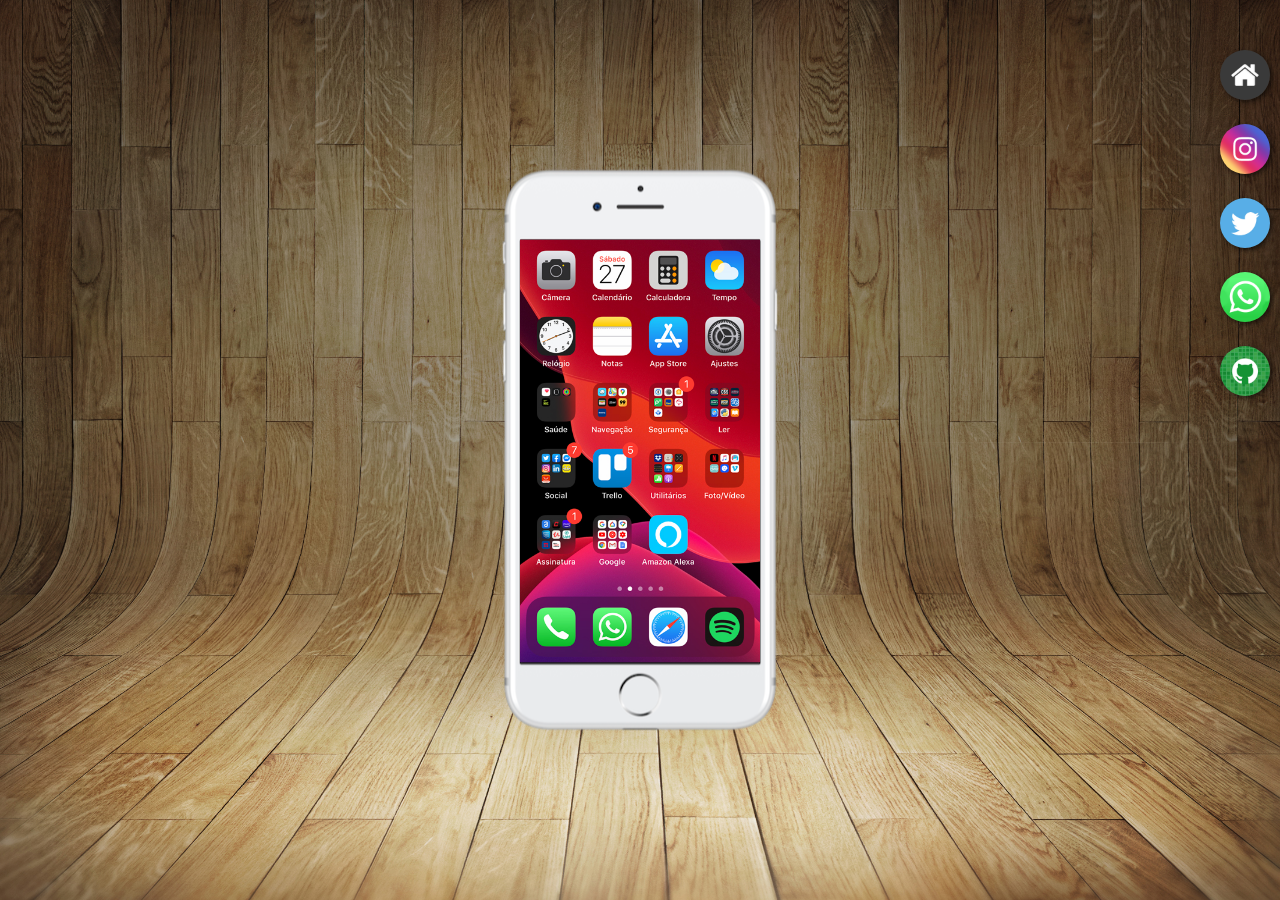
<file: index.html>
<!DOCTYPE html>
<html lang="pt-br">
<head>
    <meta charset="UTF-8">
    <meta http-equiv="X-UA-Compatible" content="IE=edge">
    <meta name="viewport" content="width=device-width, initial-scale=1.0">
    <link rel="shortcut icon" href="midia/favicon.ico" type="image/x-icon">
    <link rel="stylesheet" href="estilo/style.css">
    <title>Minhas redes sociais</title>
</head>
<body>
    <main>
        <section id="celular">
            <iframe src="home.html" frameborder="0" id="tela" name="tela"></iframe>
        </section>
        <section id="redes">
            <a href="home.html" target="tela"><img src="midia/logo-home.jpg" alt="Home" style="margin-top: 50px;"> <br></a>
            <a href="meuinstagram.html" target="tela"><img src="midia/logo-instagram.jpg" alt="Instagram"> <br></a>
            <a href="meutwitter.html" target="tela"><img src="midia/logo-twitter.jpg" alt="Twitter"> <br></a>
            <a href="meuzap.html" target="tela"><img src="midia/logo-zap.png" alt="Github"></a> <br>
            <a href="meugithub.html" target="tela"><img src="midia/logo-github.jpg" alt="Github"></a>
        </section>
    </main>
</body>
</html>
</file>
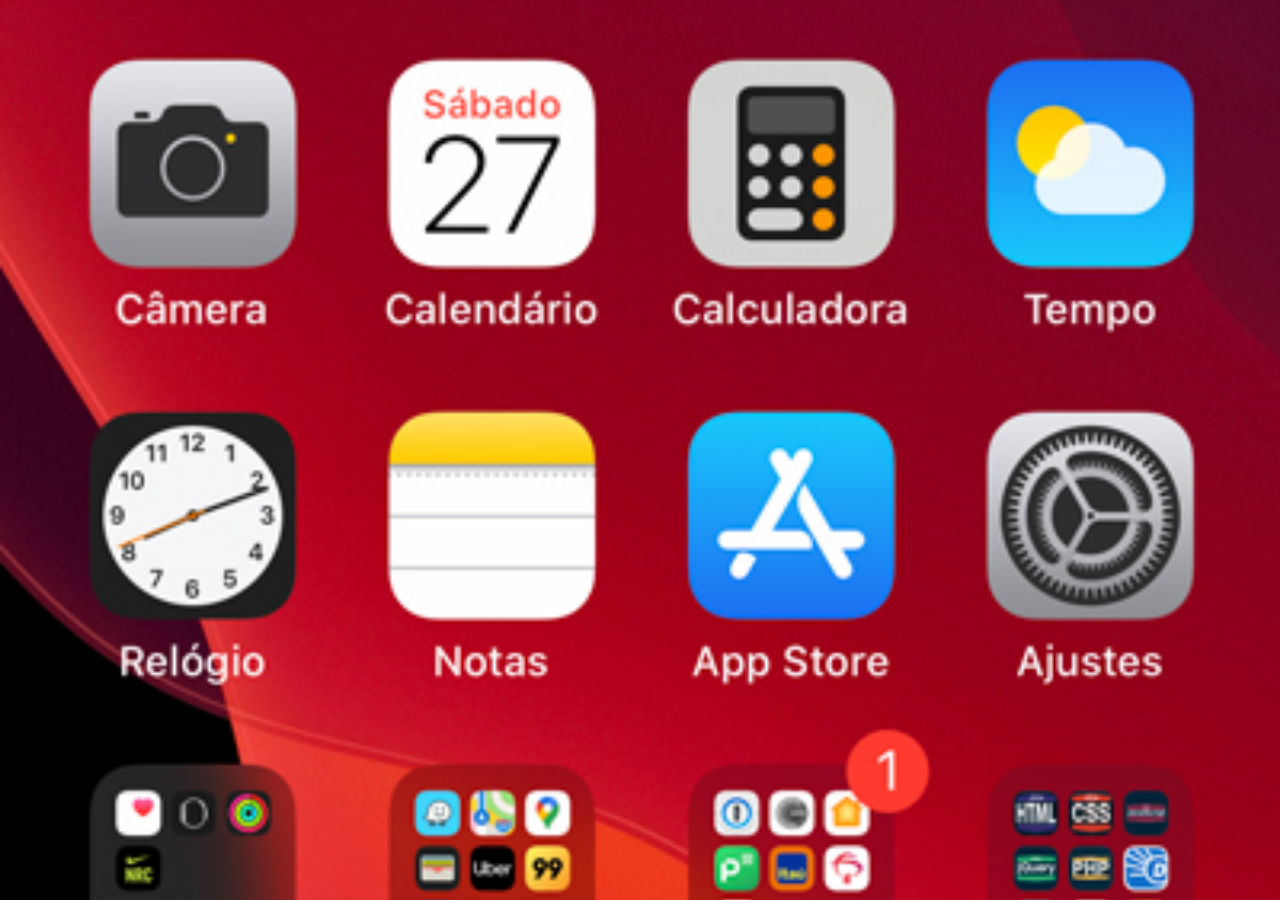
<file: home.html>
<!DOCTYPE html>
<html lang="pt-br">
<head>
    <meta charset="UTF-8">
    <meta http-equiv="X-UA-Compatible" content="IE=edge">
    <meta name="viewport" content="width=device-width, initial-scale=1.0">
    <title>Tela Home</title>
    <style>
        * {
            margin: 0px;
            padding: 0px;
        }

        body {
            background: black url('midia/tela-home.jpg') no-repeat top center;
            background-size: cover;
        }
    </style>
</head>
<body>
    
</body>
</html>
</file>
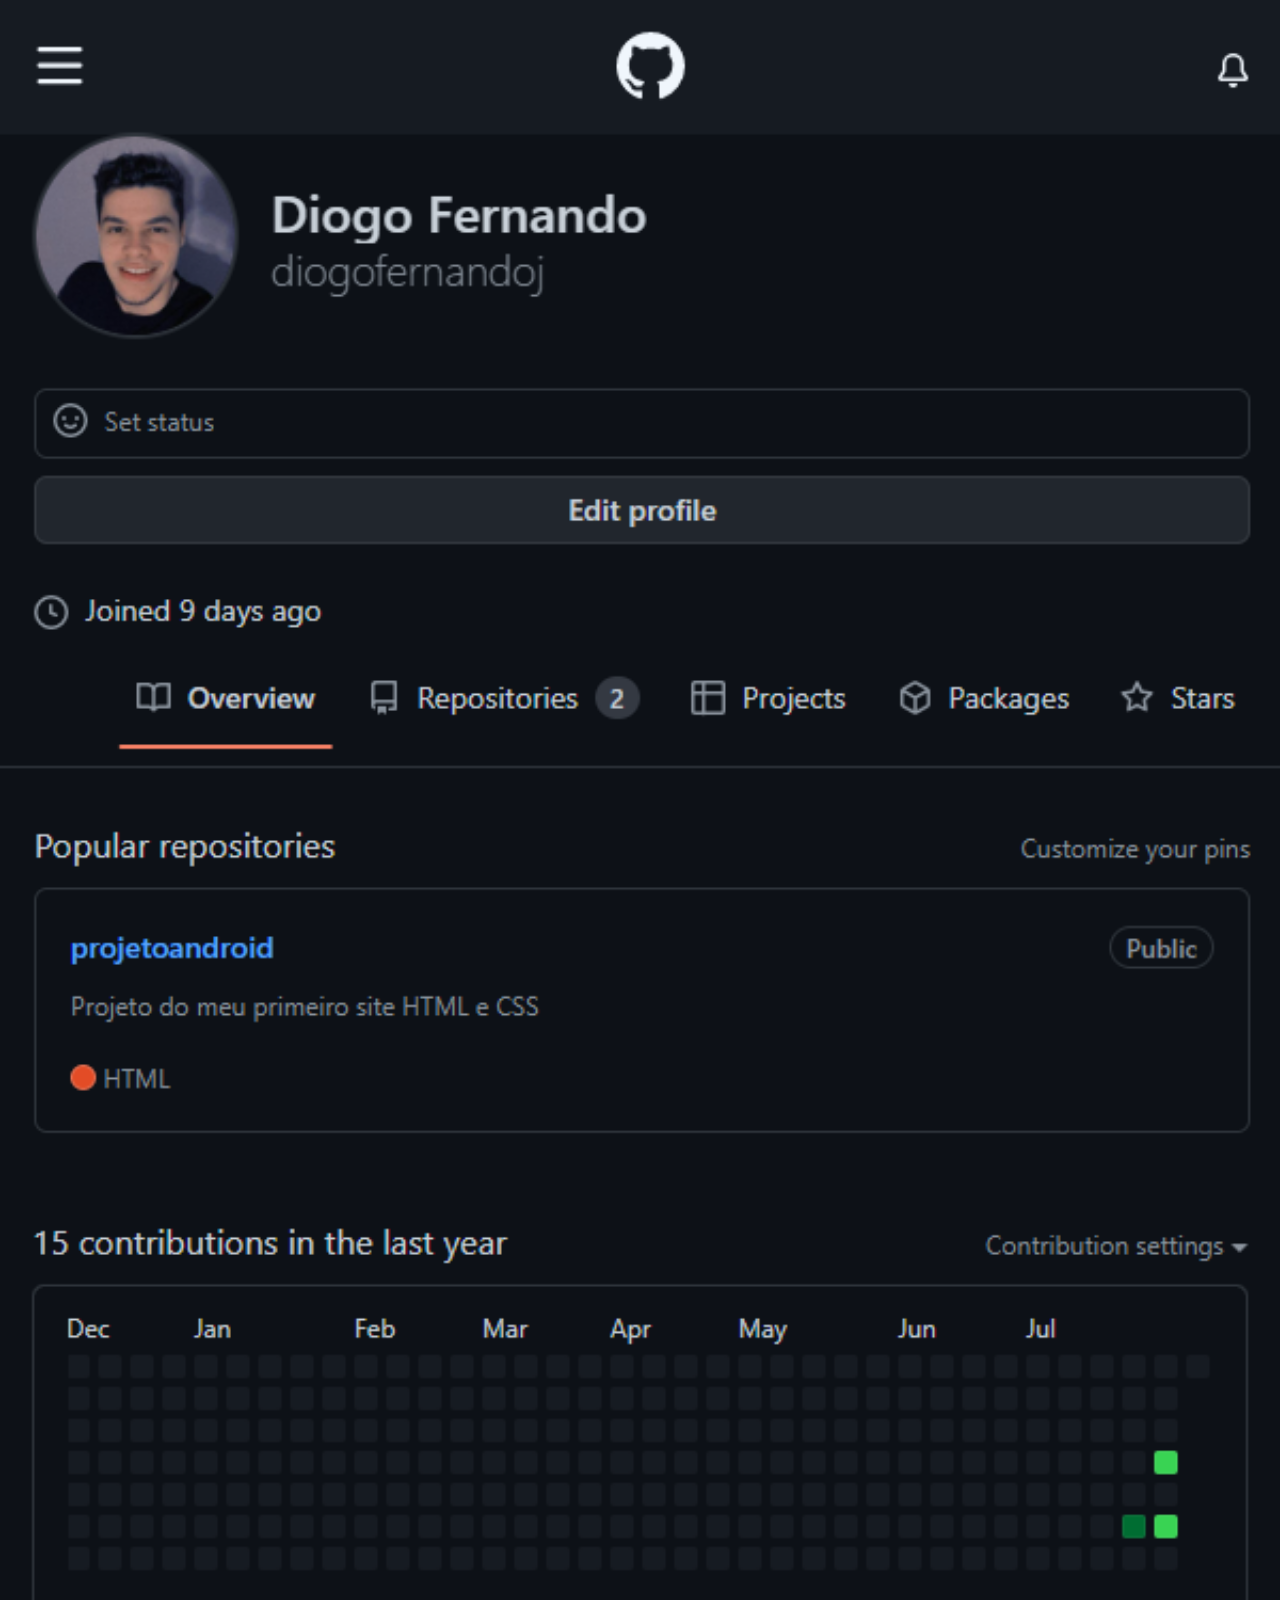
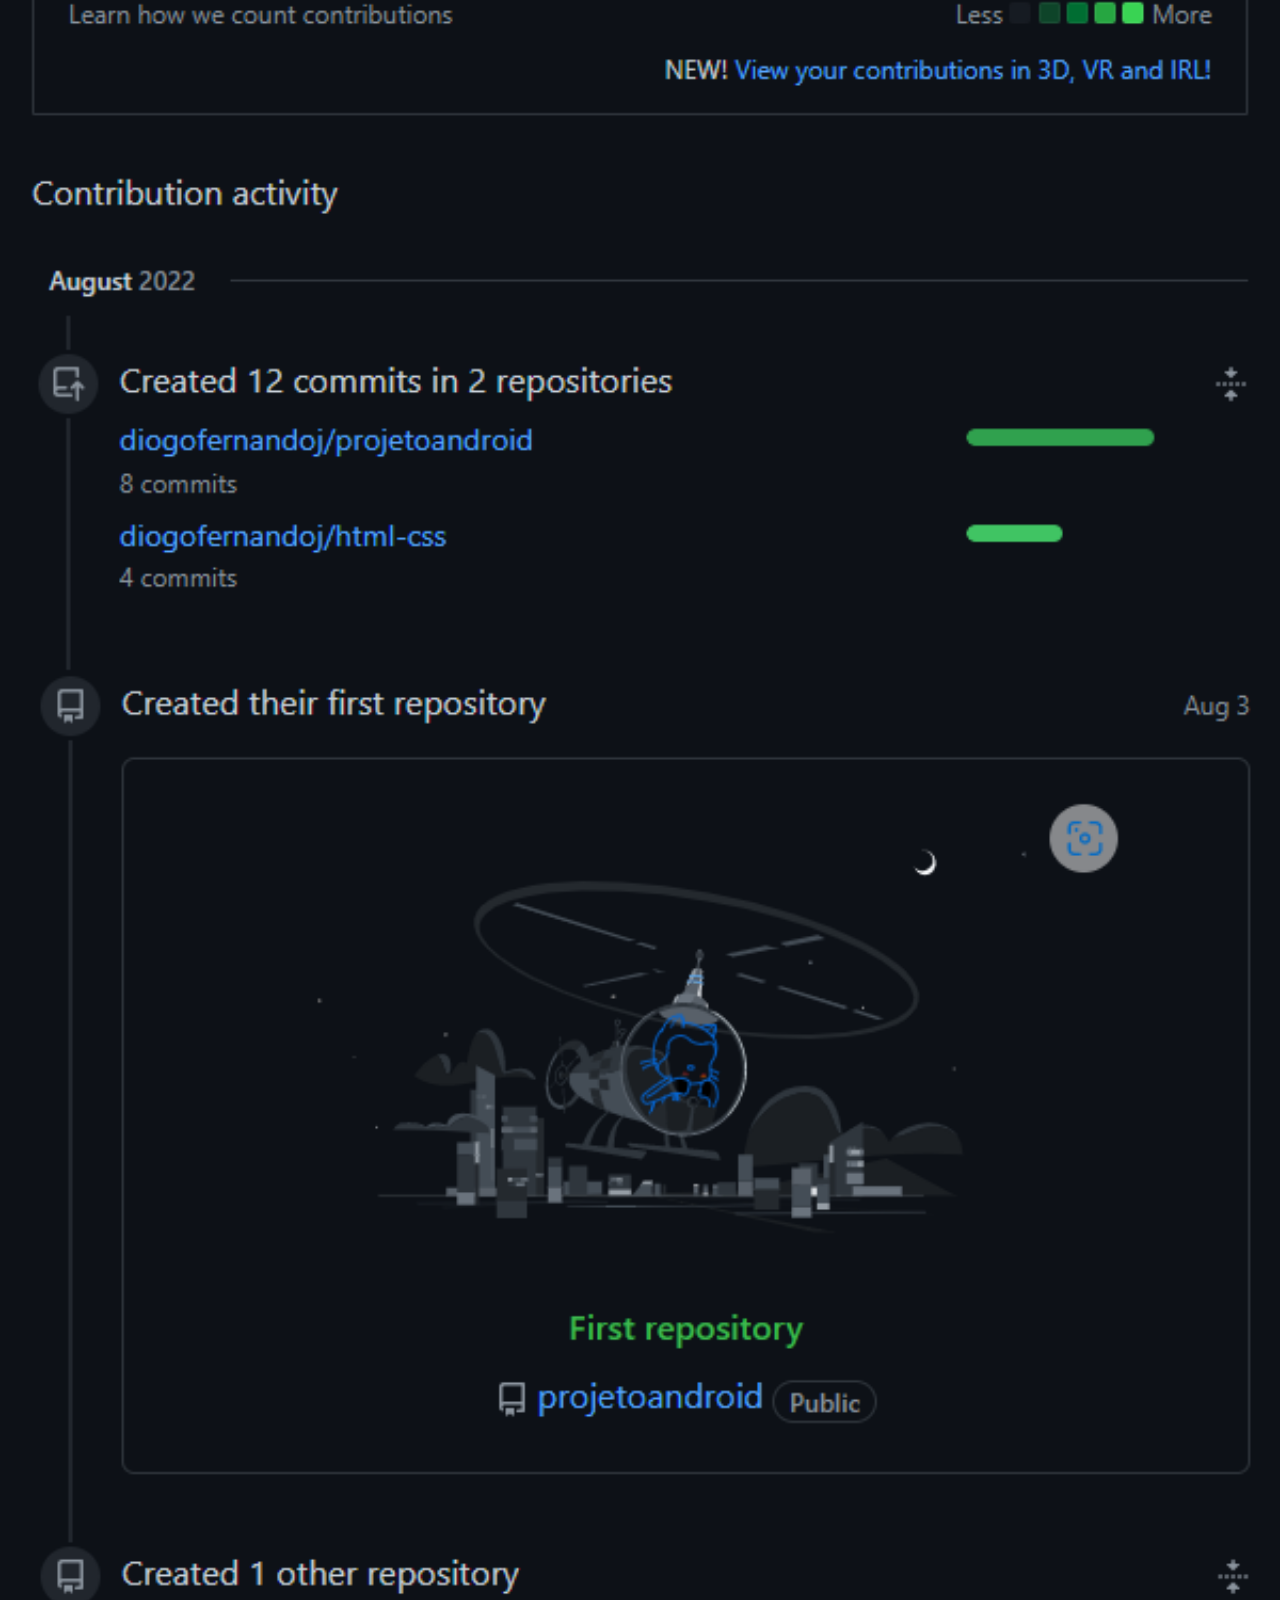
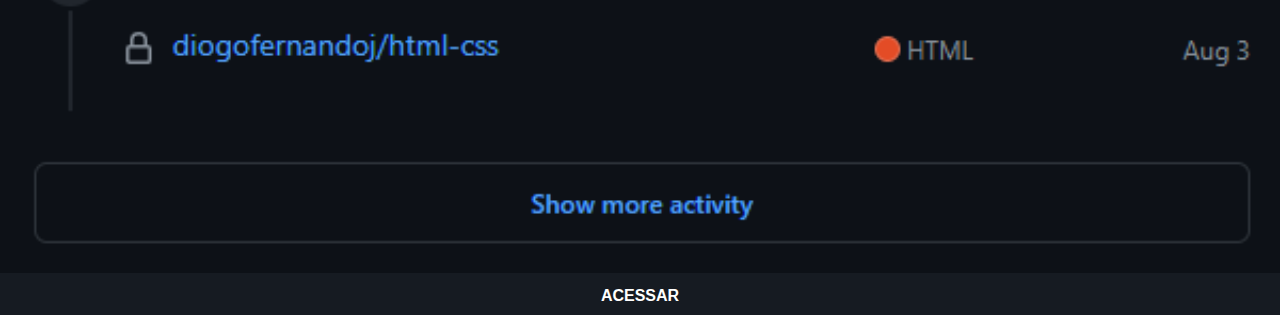
<file: meugithub.html>
<!DOCTYPE html>
<html lang="pt-br">
<head>
    <meta charset="UTF-8">
    <meta http-equiv="X-UA-Compatible" content="IE=edge">
    <meta name="viewport" content="width=device-width, initial-scale=1.0">
    <title>Meu Github</title>
    <style>

        body {
            background-color: #161b22;
        }

        * {
            margin: 0px;
            padding: 0px;
            font-family: Arial, Helvetica, sans-serif;
        }

        ::-webkit-scrollbar {
            width: 0px;
            height: 0px;
            border: 0px;
        }

        img {
            width: 100vw;
        }

        a {
            display: block;
            background-color: #161b22;
            color: white;
            text-decoration: none;
            text-align: center;
            padding: 10px;
            font-weight: bolder;
        }

        a:hover {
            background-color: #1c2127;
        }
    </style>
</head>
<body>
    <img src="midia/meugithub.png" alt="Github">
    <a href="https://www.github.com/diogofernandoj/" target="_blank">ACESSAR</a>
</body>
</html>
</file>
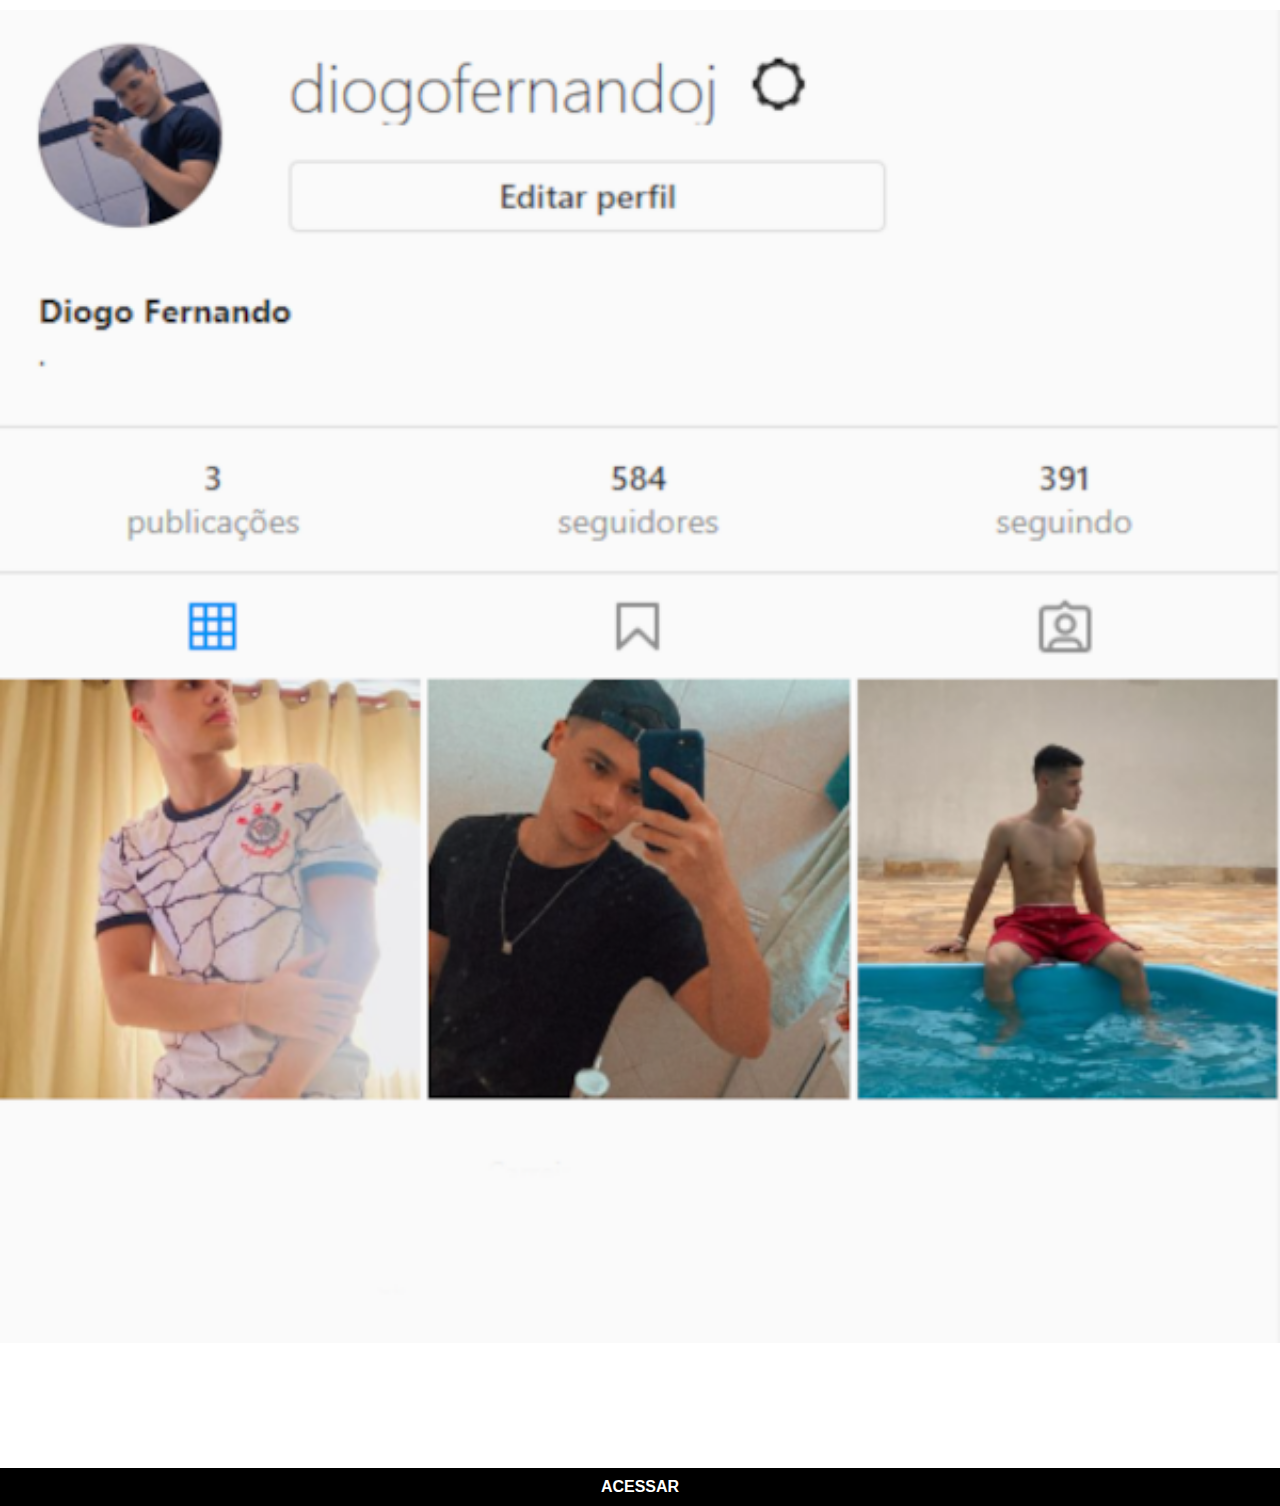
<file: meuinstagram.html>
<!DOCTYPE html>
<html lang="pt-br">
<head>
    <meta charset="UTF-8">
    <meta http-equiv="X-UA-Compatible" content="IE=edge">
    <meta name="viewport" content="width=device-width, initial-scale=1.0">
    <title>Meu Instagram</title>
    <style>
        * {
            margin: 0px;
            padding: 0px;
            font-family: Arial, Helvetica, sans-serif;
        }

        body {
            background-color: white;
        }

        ::-webkit-scrollbar {
            width: 0px;
            height: 0px;
        }

        img {
            width: 100vw;
            margin-top: 10px;
        }

        a {
            display: block;
            background-color: black;
            color: white;
            text-decoration: none;
            text-align: center;
            padding: 10px;
            font-weight: bolder;
            margin-top: 121px;
        }

        a:hover {
            background-color: rgb(20, 20, 20);
        }
    </style>
</head>
<body>
    <img src="midia/meuinsta.png" alt="Instagram">
    <a href="https://www.instagram.com/diogofernandoj/" target="_blank">ACESSAR</a>
</body>
</html>
</file>
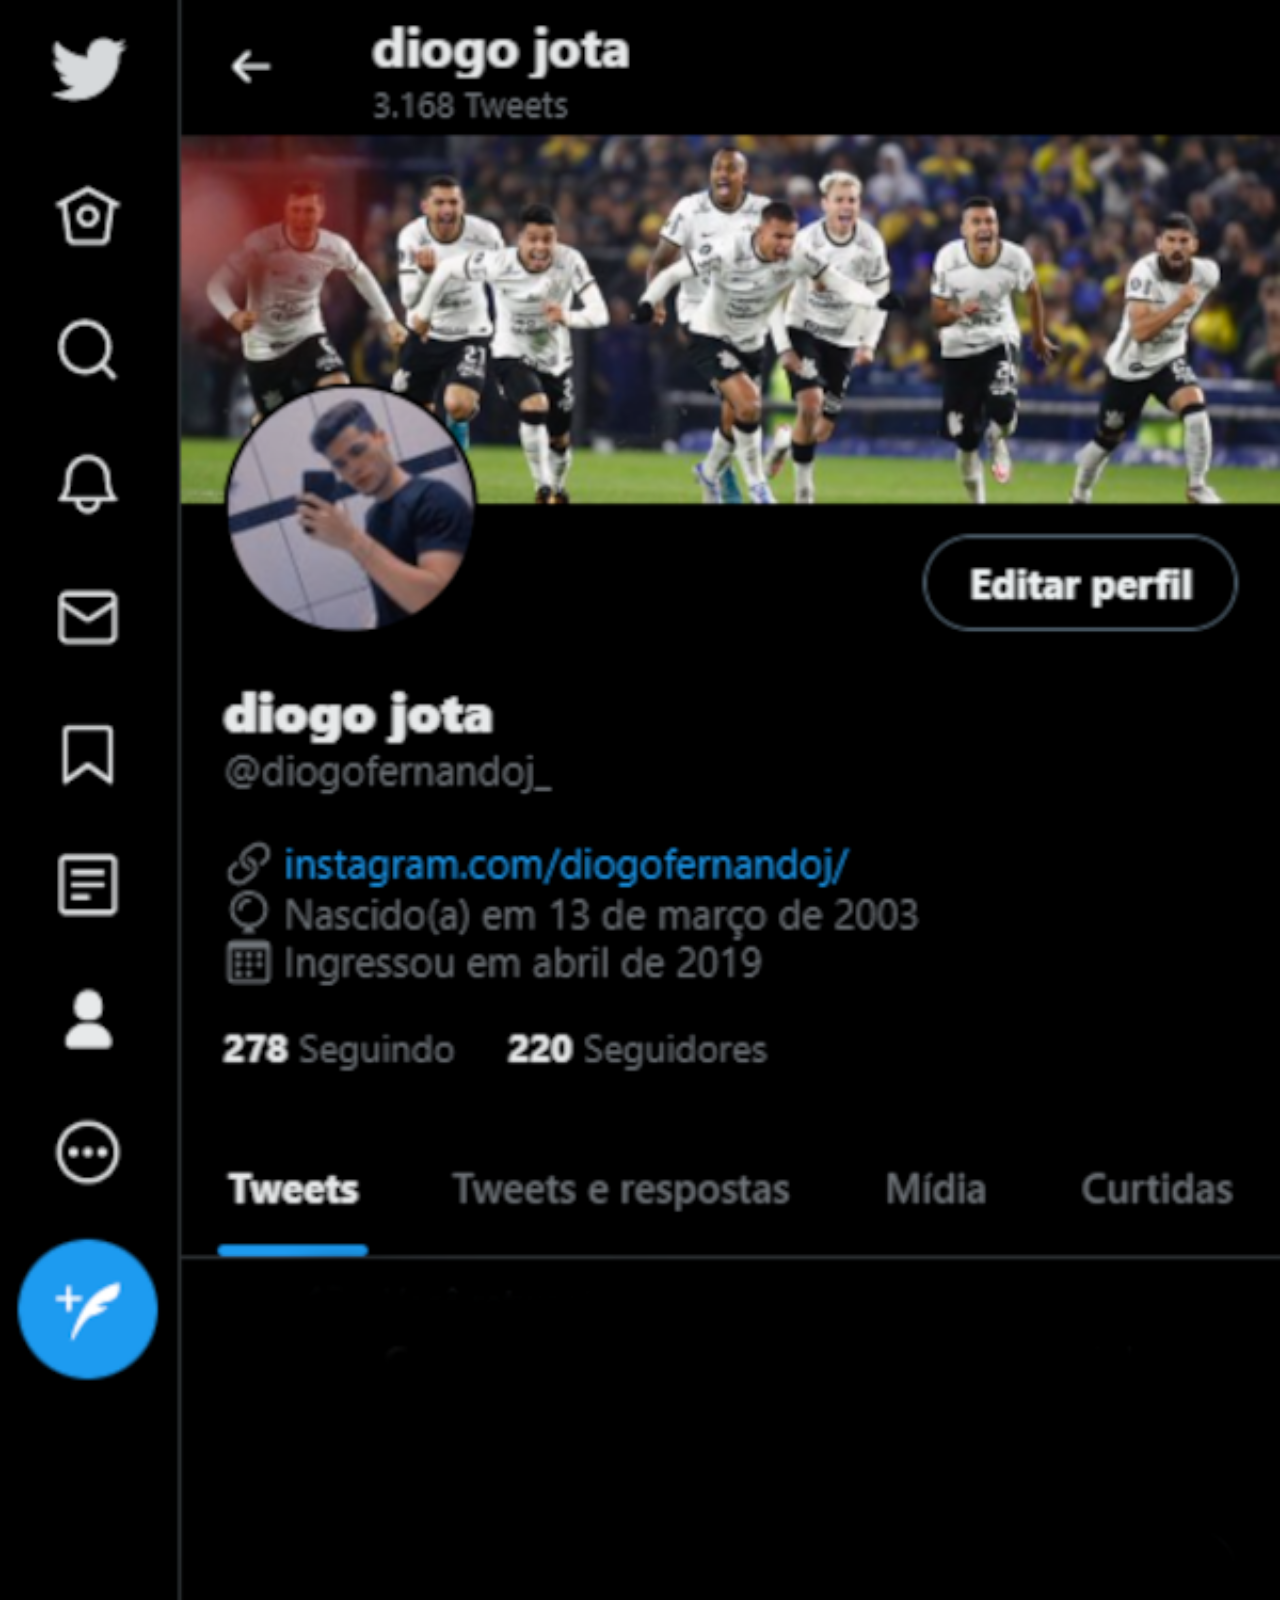
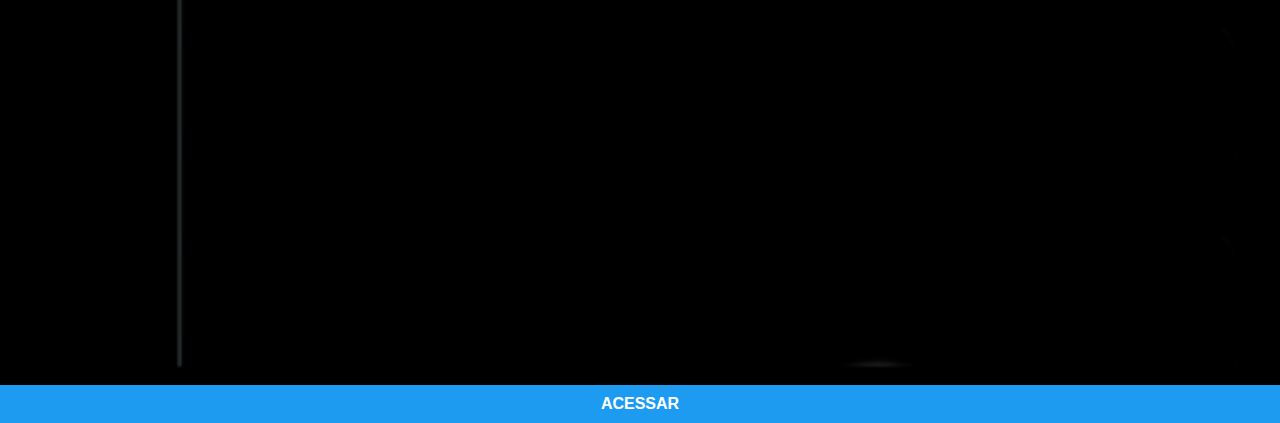
<file: meutwitter.html>
<!DOCTYPE html>
<html lang="pt-br">
<head>
    <meta charset="UTF-8">
    <meta http-equiv="X-UA-Compatible" content="IE=edge">
    <meta name="viewport" content="width=device-width, initial-scale=1.0">
    <title>Meu Twitter</title>
    <style>
        * {
            margin: 0px;
            padding: 0px;
            font-family: Arial, Helvetica, sans-serif;
        }

        body {
            background-color: black;
        }

        ::-webkit-scrollbar {
            width: 0px;
            height: 0px;
        }

        img {
            width: 100vw;
        }

        a {
            display: block;
            background-color: #1d9bf0;
            color: white;
            text-decoration: none;
            text-align: center;
            padding: 10px;
            font-weight: bolder;
            margin-top: 12px;
        }

        a:hover {
            background-color: #1d9cf0d8;
        }
    </style>
</head>
<body>
    <img src="midia/meutwitter.png" alt="Twitter">
    <a href="https://www.twitter.com/diogofernandoj_/" target="_blank">ACESSAR</a>
</body>
</html>
</file>
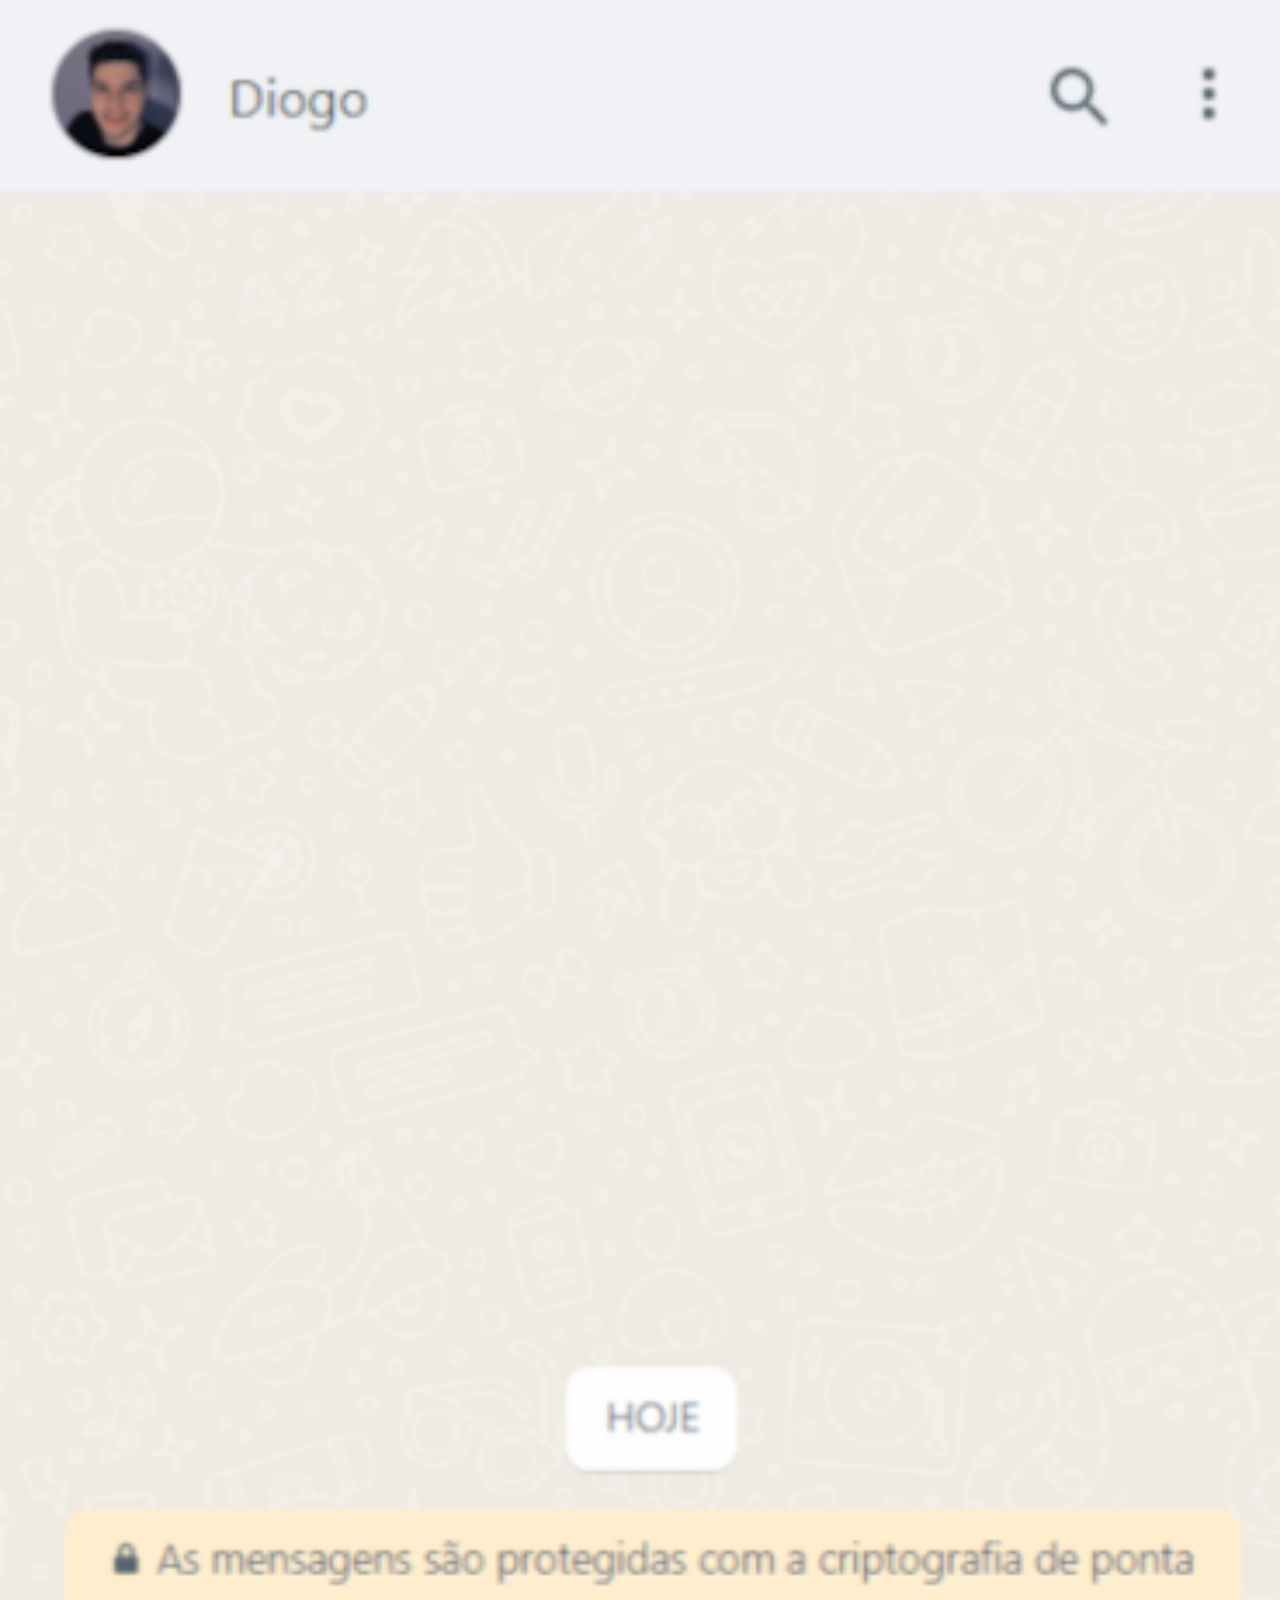
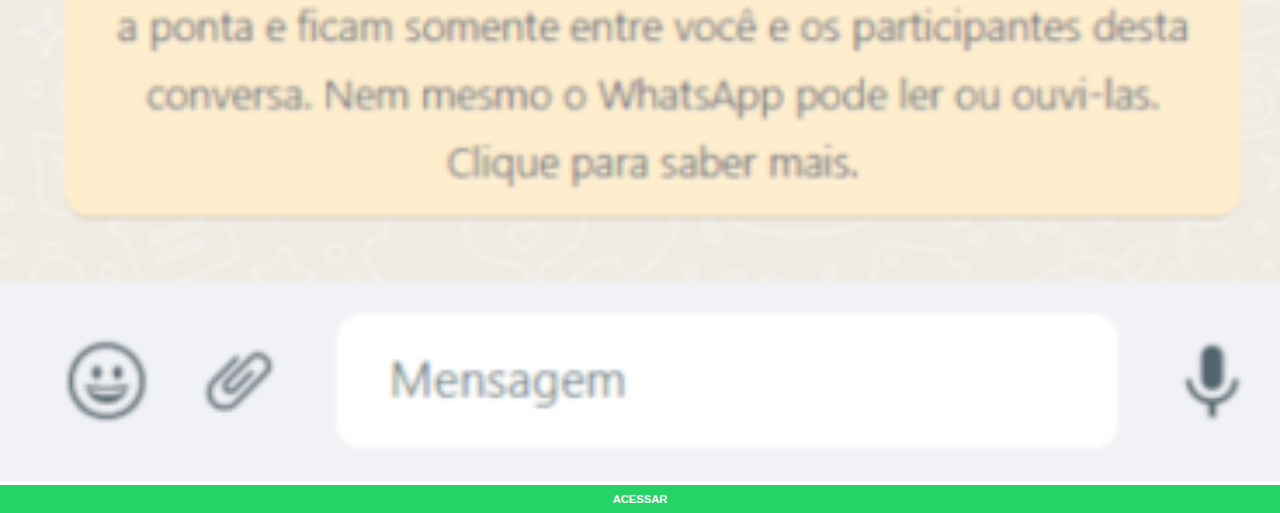
<file: meuzap.html>
<!DOCTYPE html>
<html lang="pt-br">
<head>
    <meta charset="UTF-8">
    <meta http-equiv="X-UA-Compatible" content="IE=edge">
    <meta name="viewport" content="width=device-width, initial-scale=1.0">
    <title>Meu Twitter</title>
    <style>
        * {
            margin: 0px;
            padding: 0px;
            font-family: Arial, Helvetica, sans-serif;
        }

        body {
            background-color: white;
        }

        ::-webkit-scrollbar {
            width: 0px;
            height: 0px;
        }

        img {
            width: 100vw;
        }

        a {
            display: block;
            background-color: #25D366;
            color: white;
            text-decoration: none;
            text-align: center;
            padding: 8px;
            font-weight: bolder;
            font-size: 0.7em;
        }

        a:hover {
            background-color: #25d365d8;
        }
    </style>
</head>
<body>
    <img src="midia/meuzap.png" alt="Whatsapp">
    <a href="https://api.whatsapp.com/send?phone=5516997459170" target="_blank">ACESSAR</a>
</body>
</html>
</file>
<file: estilo/style.css>
@charset "UTF-8";

* {
    margin: 0px;
    padding: 0px;
    font-family: Arial, Helvetica, sans-serif;
}

body, html {
    width: 100vw;
    height: 100vh;
}

body {
    background: url('../midia/fundo-madeira.jpg') no-repeat top center;
    background-size: cover;
    background-attachment: fixed;
}

main {
    position: relative;
    height: 100vh;
}

#celular {
    background: url('../midia/tela-celular.png') no-repeat;
    width: 280px;
    height: 565px;

    position: absolute;
    top: 50%;
    left: 50%;
    transform: translate(-50%, -50%);
}

iframe#tela {
    position: relative;
    height: 423px;
    width: 240px;
    top: 72px;
    left: 20px;
}
section#redes {
    text-align: right;
}

section#redes img {
    width: 50px;
    margin: 10px;
    border-radius: 50%;
    box-shadow: 2px 2px 5px rgba(0, 0, 0, 0.6);
    box-sizing: border-box;
}

section#redes img:hover {
    border: 4px solid rgba(255, 255, 255, 0.5);
    transform: translate(-3px, -3px);
    box-shadow: 5px 5px 10px rgba(0, 0, 0, 0.6);
}
</file>
